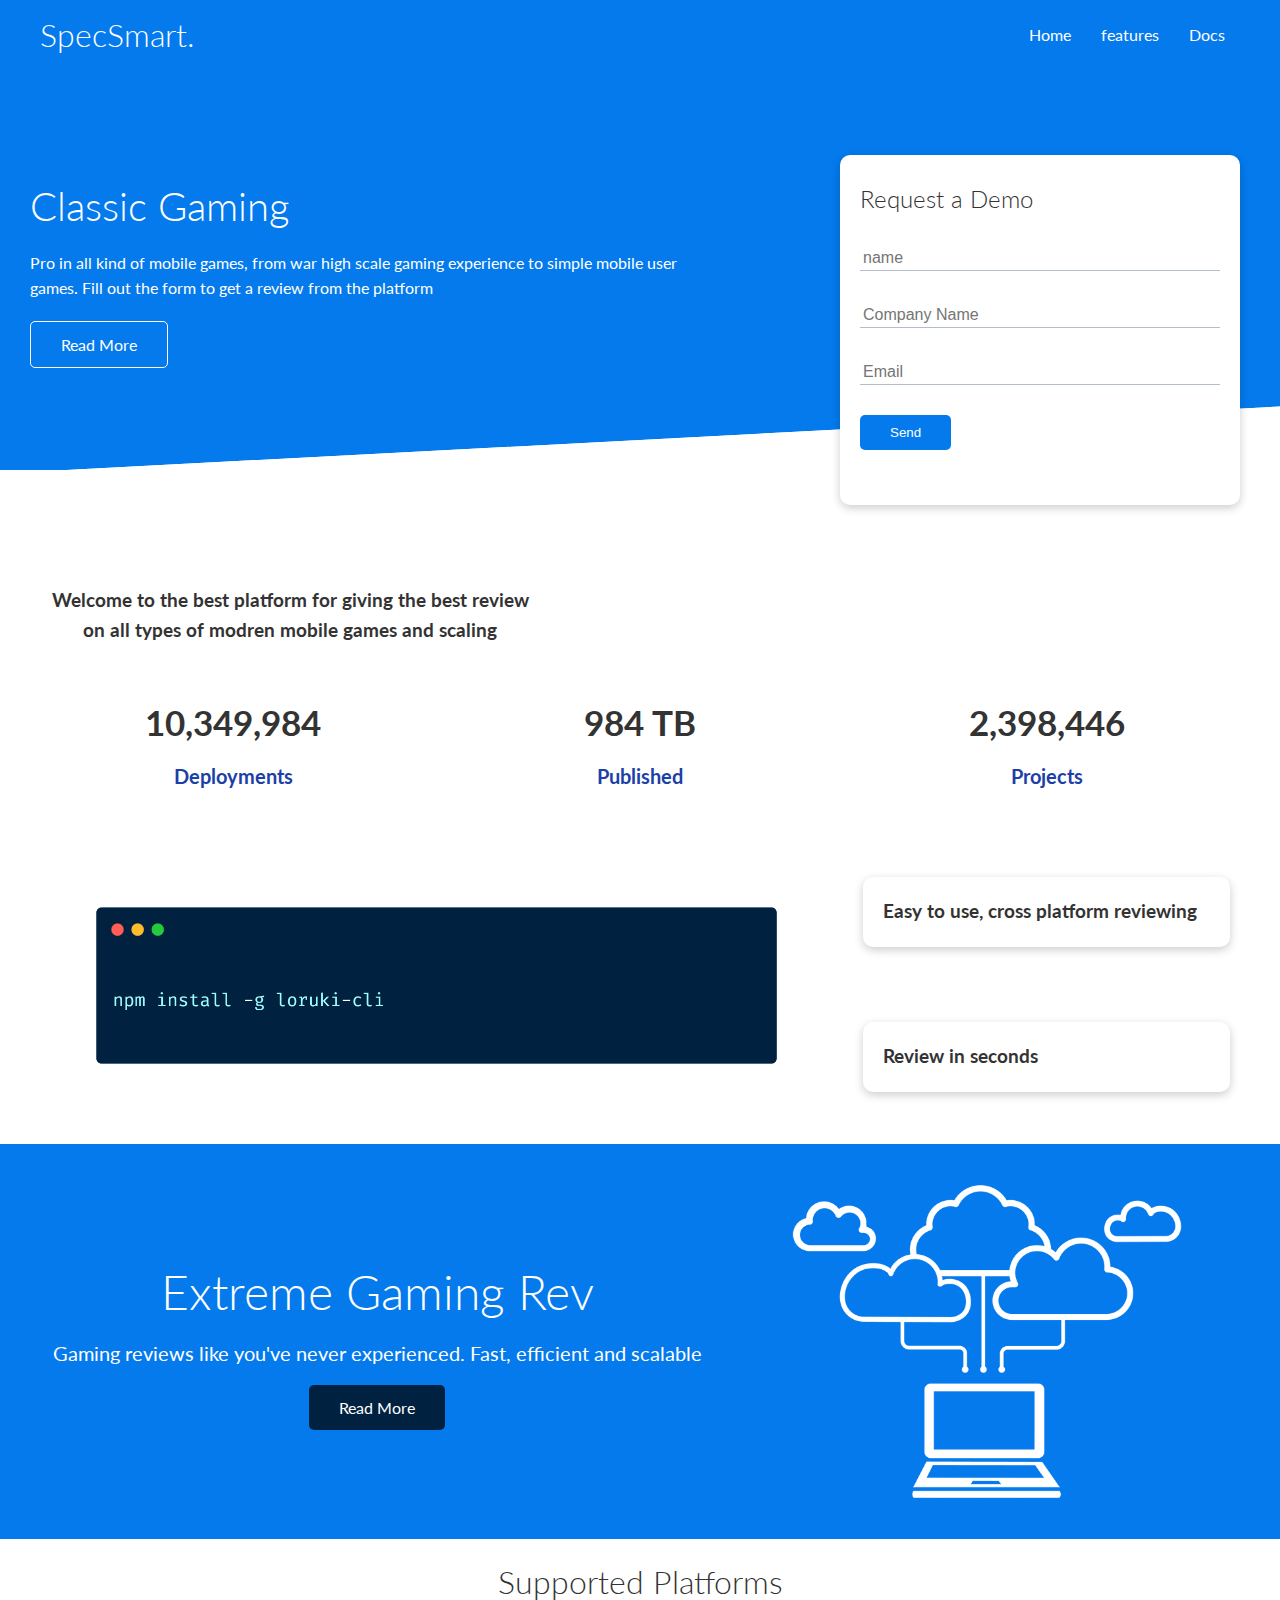
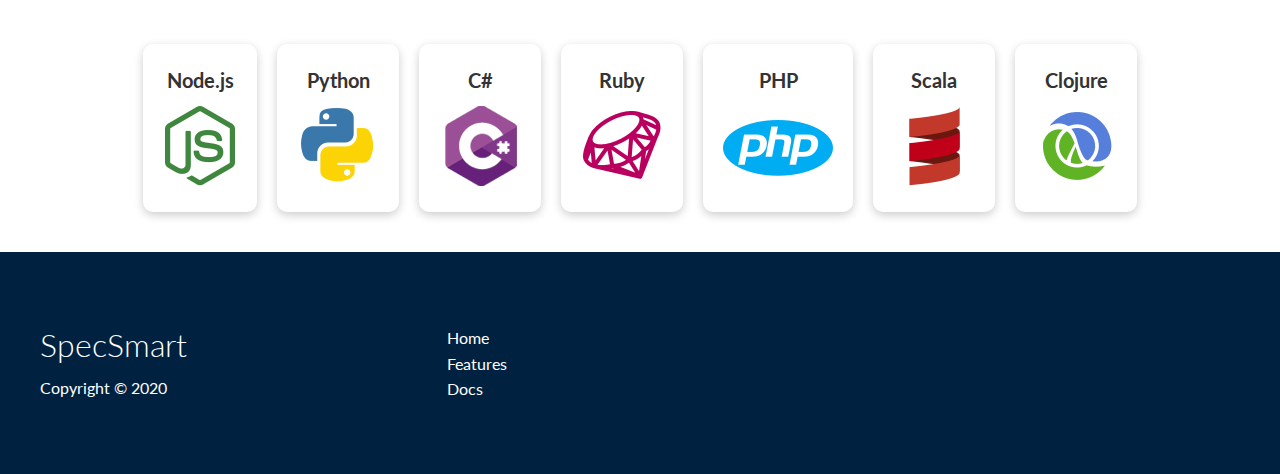
<file: index.html>
<!DOCTYPE html>
<html lang="en">
<head>
    <meta charset="UTF-8">
    <meta name="viewport" content="width=device-width, initial-scale=1.0">
    <link rel="stylesheet" href="https://cdnjs.cloudflare.com/ajax/libs/font-awesome/6.5.1/css/all.min.css"
        integrity="sha512-DTOQO9RWCH3ppGqcWaEA1BIZOC6xxalwEsw9c2QQeAIftl+Vegovlnee1c9QX4TctnWMn13TZye+giMm8e2LwA=="
        crossorigin="anonymous" referrerpolicy="no-referrer" />
    <link rel="stylesheet" href="./css/style.css">
    <link rel="stylesheet" href="./css/utilities.css">
    <title>SpecSmart</title>
</head>
<body>
    <!-- Nav Bar -->

    <div class="navbar">

        <div class="container flex">

            <h1 class="logo">SpecSmart.</h1>
            <nav>
                <ul>
                    <li><a href="index.html">Home</a></li>
                    <li><a href="features.html">features</a></li>
                    <li><a href="docs.html">Docs</a></li>
                </ul>
            </nav>
        </div>
    </div>

    <!-- Show Case -->
    <section class="showcase">
        <div class="container grid">
            <div class="showcase-text">
                <h1>Classic Gaming</h1>
                <p>Pro in all kind of mobile games, from war high scale gaming experience to simple mobile user games. Fill out the form to get a review from the platform</p>
                <a href="features.html" class="btn btn-outline">Read More</a>
            </div>

            <div class="showcase-form card">
                <h2>Request a Demo</h2>
                <form>
                    <div class="form-control">
                        <input type="text" name="name" placeholder="name" required>
                    </div>
                    <div class="form-control">
                        <input type="text" name="company" placeholder="Company Name" required>
                    </div>
                    <div class="form-control">
                        <input type="email" name="email" placeholder="Email" required>
                    </div>
                    <input type="submit" value="Send" class="btn btn-primary">
                </form>
            </div>
        </div>
    </section>

    <!-- Stats -->

    <section class="stats">
        <div class="container">
            <h3 class="stats-heading text-center my-1">
                Welcome to the best platform for giving the best review on all types of modren mobile games and scaling
            </h3>

            <div class="grid grid-3 text-center my-4">
                <div>
                    <i class="fas fa-server fa-3x"></i>
                    <h3>10,349,984</h3>
                    <p class="text-secondary">Deployments</p>
                </div>
                <div>
                    <i class="fas fa-upload fa-3x"></i>
                    <h3>984 TB</h3>
                    <p class="text-secondary">Published</p>
                </div>
                <div>
                    <i class="fas fa-project-diagram fa-3x"></i>
                    <h3>2,398,446</h3>
                    <p class="text-secondary">Projects</p>
                </div>
            </div>
        </div>
    </section>

    <!-- Cli  -->

    <section class="cli">
        <div class="container grid">
            <img src="./img/cli.png" alt="">
            <div class="card">
                <h3>Easy to use, cross platform reviewing</h3>
            </div>
            <div class="card">
                <h3>Review in seconds</h3>
            </div>
        </div>
    </section>

    <!-- Cloud -->
    <section class="cloud bg-primary my-2 py-2">
        <div class="container grid">
            <div class="text-center">
                <h2 class="lg">Extreme Gaming Rev</h2>
                <p class="lead my-1">Gaming reviews like you've never experienced. Fast, efficient and scalable</p>
                <a href="features.html" class="btn btn-dark">Read More</a>
            </div>
            <img src="./img/cloud.png" alt="">
        </div>
    </section>

    <!-- Languages -->
    <section class="languages">

        <h2 class="md text-center my-2">Supported Platforms</h2>
        <div class="container flex">
            <div class="card">
                <h4>Node.js</h4>
                <img src="./img/logos/node.png" alt="">
            </div>
            <div class="card">
                <h4>Python</h4>
                <img src="./img/logos/python.png" alt="">
            </div>
            <div class="card">
                <h4>C#</h4>
                <img src="./img/logos/csharp.png" alt="">
            </div>
            <div class="card">
                <h4>Ruby</h4>
                <img src="./img/logos/ruby.png" alt="">
            </div>
            <div class="card">
                <h4>PHP</h4>
                <img src="./img/logos/php.png" alt="">
            </div>
            <div class="card">
                <h4>Scala</h4>
                <img src="./img/logos/scala.png" alt="">
            </div>
            <div class="card">
                <h4>Clojure</h4>
                <img src="./img/logos/clojure.png" alt="">
            </div>
        </div>

    </section>

    <!-- footer -->

    <footer class="footer bg-dark py-5">

        <div class="container grid grid-3">
            <div>
                <h1>SpecSmart</h1>
                <p>Copyright &copy; 2020</p>
            </div>
            <nav>
                <ul>
                    <li><a href="index.html">Home</a></li>
                    <li><a href="features.html">Features</a></li>
                    <li><a href="docs.html">Docs</a></li>
                </ul>
            </nav>
            <div class="social">
                <a href="#"><i class="fab fa-github fa-2x"></i></a>
                <a href="#"><i class="fab fa-facebook fa-2x"></i></a>
                <a href="#"><i class="fab fa-linkedin fa-2x"></i></a>
                <a href="#"><i class="fab fa-instagram fa-2x"></i></a>
                <a href="#"><i class="fab fa-twitter fa-2x"></i></a>
            </div>
        </div>

    </footer>
</body>
</html>
</file>
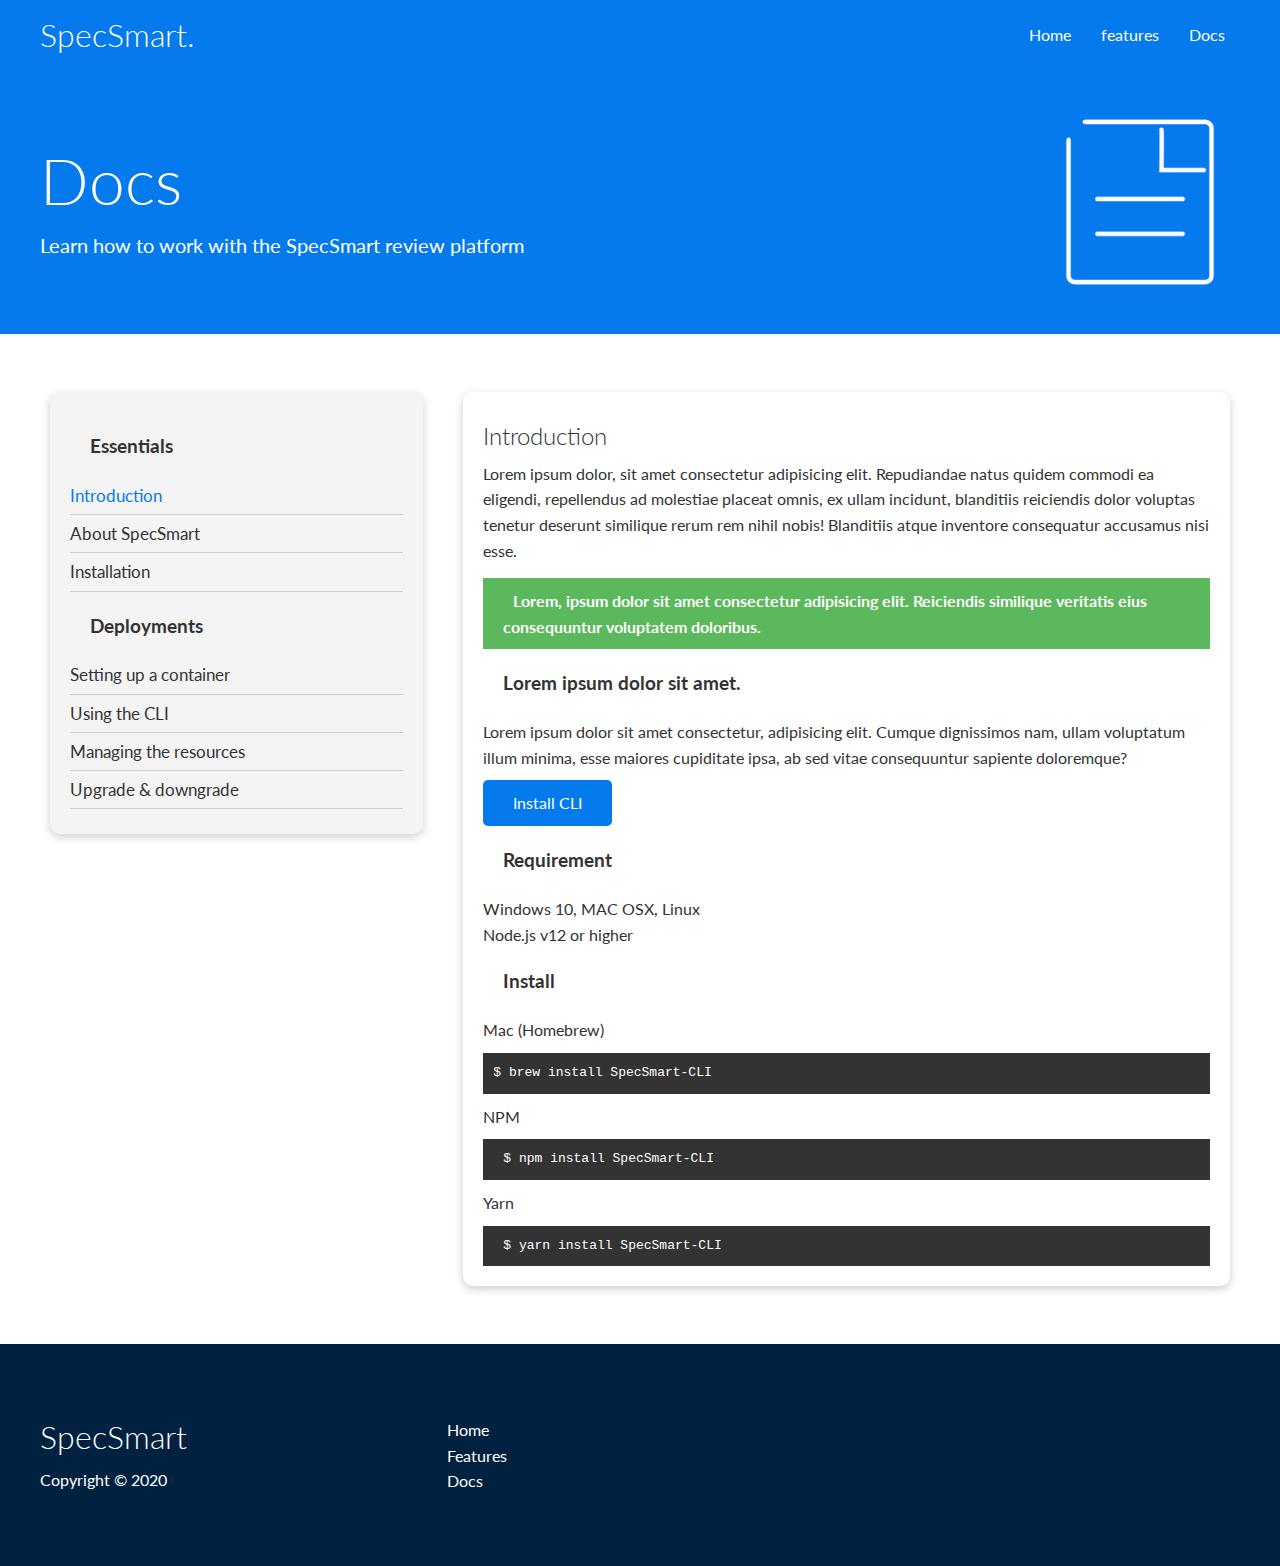
<file: docs.html>
<!DOCTYPE html>
<html lang="en">

<head>
    <meta charset="UTF-8">
    <meta name="viewport" content="width=device-width, initial-scale=1.0">
    <link rel="stylesheet" href="https://cdnjs.cloudflare.com/ajax/libs/font-awesome/6.5.1/css/all.min.css"
        integrity="sha512-DTOQO9RWCH3ppGqcWaEA1BIZOC6xxalwEsw9c2QQeAIftl+Vegovlnee1c9QX4TctnWMn13TZye+giMm8e2LwA=="
        crossorigin="anonymous" referrerpolicy="no-referrer" />
    <link rel="stylesheet" href="./css/style.css">
    <link rel="stylesheet" href="./css/utilities.css">
    <title>SpecSmart</title>
</head>

<body>
    <!-- Nav Bar -->

    <div class="navbar">

        <div class="container flex">

            <h1 class="logo">SpecSmart.</h1>
            <nav>
                <ul>
                    <li><a href="index.html">Home</a></li>
                    <li><a href="features.html">features</a></li>
                    <li><a href="docs.html">Docs</a></li>
                </ul>
            </nav>
        </div>
    </div>


    <!-- Head -->
    <section class="docs-head bg-primary py-3">
        <div class="container grid">
            <div>
                <h1 class="xl">Docs</h1>
                <p class="lead">Learn how to work with the SpecSmart review platform</p>
            </div>
            <img src="./img/docs.png" alt="">
        </div>
    </section>

    <!-- Docs Main -->

    <section class="docs-main my-4">
        <div class="container grid"> 
            <div class="card bg-light p3">
                <h3 class="my-2">Essentials</h3>
                <nav>
                    <ul>
                        <li><a class="text-primary" href="#">Introduction</a></li>
                        <li><a href="#">About SpecSmart</a></li>
                        <li><a href="#">Installation</a></li>
                    </ul>
                </nav>

                <h3 class="my-2">Deployments</h3>
                <nav>
                    <ul>
                        <li><a href="#">Setting up a container</a></li>
                        <li><a href="#">Using the CLI</a></li>
                        <li><a href="#">Managing the resources</a></li>
                        <li><a href="#">Upgrade & downgrade</a></li>
                    </ul>
                </nav>

            </div>

            <div class="card">
                <h2>Introduction</h2>
                <p>Lorem ipsum dolor, sit amet consectetur adipisicing elit. Repudiandae natus quidem commodi ea eligendi, repellendus ad molestiae placeat omnis, ex ullam incidunt, blanditiis reiciendis dolor voluptas tenetur deserunt similique rerum rem nihil nobis! Blanditiis atque inventore consequatur accusamus nisi esse.</p>
                <div class="alert alert-success">
                    <i class="fas fa-info"></i>Lorem, ipsum dolor sit amet consectetur adipisicing elit. Reiciendis similique veritatis eius consequuntur voluptatem doloribus.
                </div>

                <h3>Lorem ipsum dolor sit amet.</h3>
                <p>Lorem ipsum dolor sit amet consectetur, adipisicing elit. Cumque dignissimos nam, ullam voluptatum illum minima, esse maiores cupiditate ipsa, ab sed vitae consequuntur sapiente doloremque?</p>
                <a href="#" class="btn btn-primary">Install CLI</a>

                <h3>Requirement</h3>
                <ul>
                    <li>Windows 10, MAC OSX, Linux</li>
                    <li>Node.js v12 or higher</li>
                </ul>

                <h3>Install</h3>
                <p>Mac (Homebrew)</p>
                <pre>$ brew install SpecSmart-CLI</pre>
                <p>NPM</p>
                <pre><code>$ npm install SpecSmart-CLI</code></pre>
                <p>Yarn</p>
                <pre><code>$ yarn install SpecSmart-CLI</code></pre>
            </div>
        </div>
    </section>

    <!-- Footer -->
    <footer class="footer bg-dark py-5">

        <div class="container grid grid-3">
            <div>
                <h1>SpecSmart</h1>
                <p>Copyright &copy; 2020</p>
            </div>
            <nav>
                <ul>
                    <li><a href="index.html">Home</a></li>
                    <li><a href="features.html">Features</a></li>
                    <li><a href="docs.html">Docs</a></li>
                </ul>
            </nav>
            <div class="social">
                <a href="#"><i class="fab fa-github fa-2x"></i></a>
                <a href="#"><i class="fab fa-facebook fa-2x"></i></a>
                <a href="#"><i class="fab fa-linkedin fa-2x"></i></a>
                <a href="#"><i class="fab fa-instagram fa-2x"></i></a>
                <a href="#"><i class="fab fa-twitter fa-2x"></i></a>
            </div>
        </div>

    </footer>
</body>

</html>
</file>
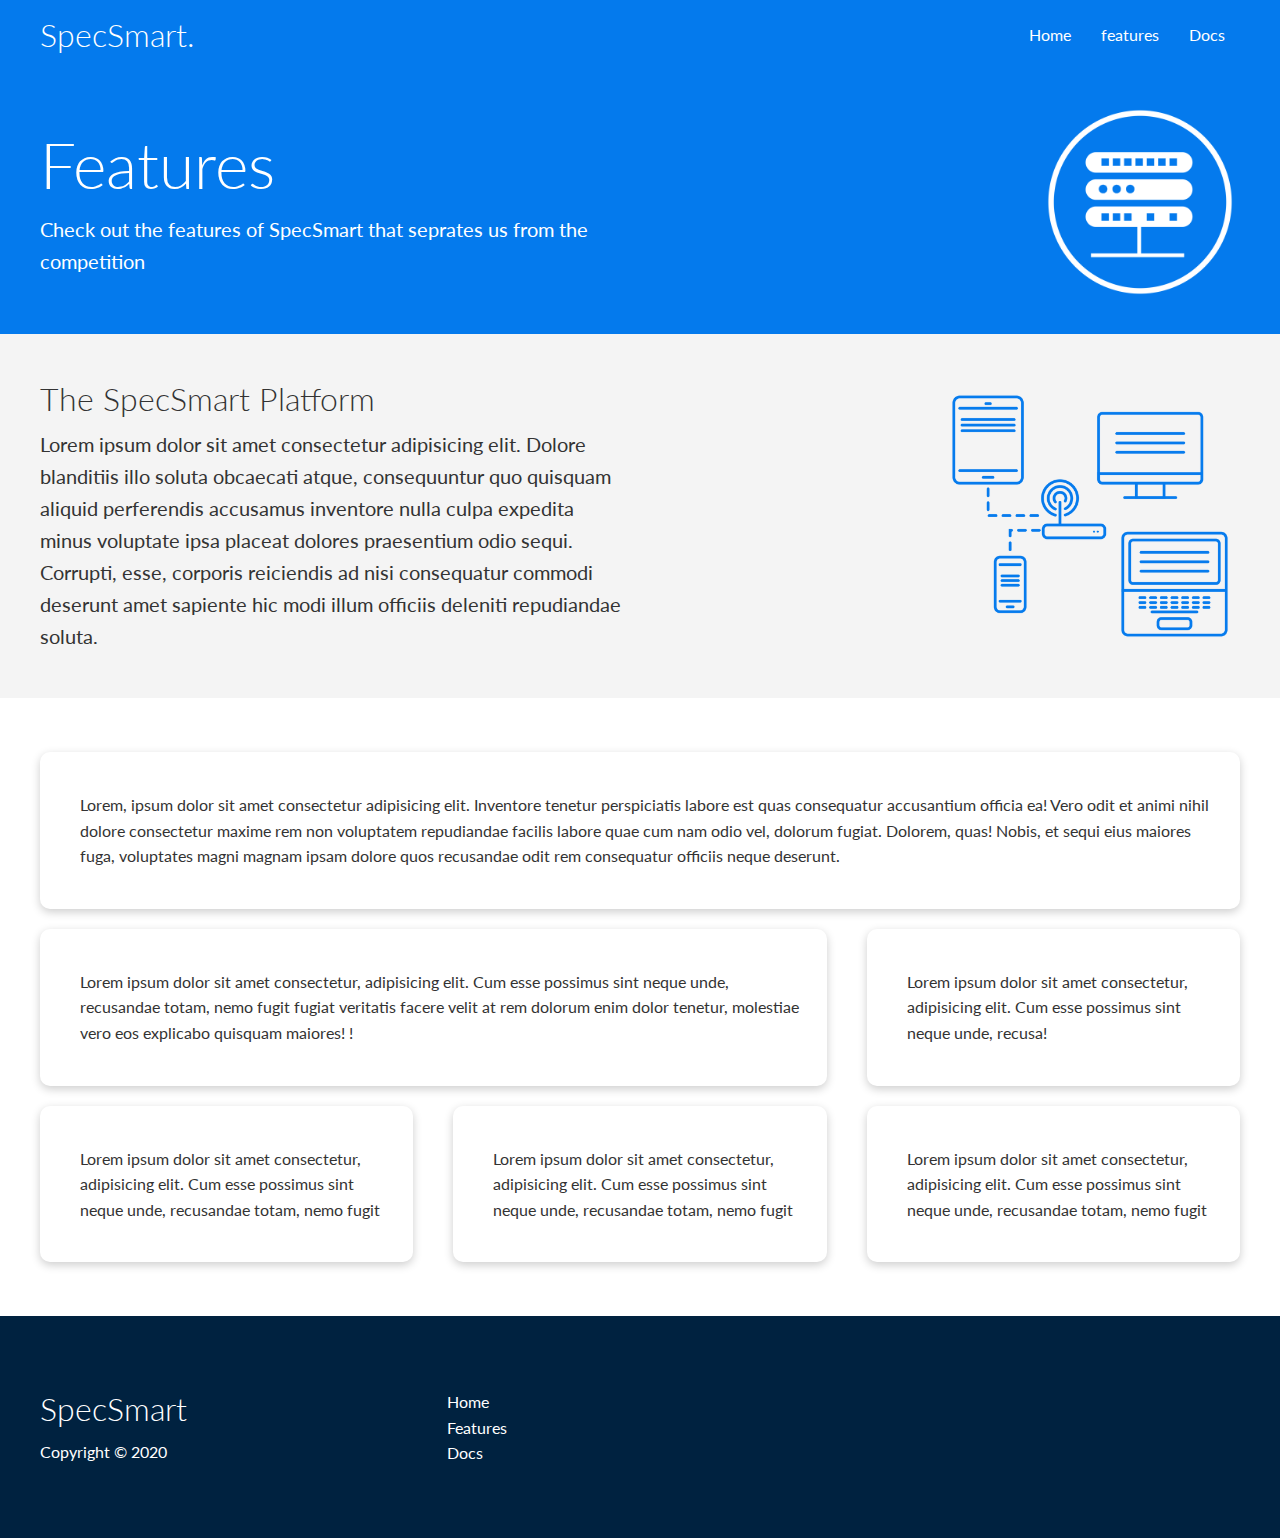
<file: features.html>
<!DOCTYPE html>
<html lang="en">

<head>
    <meta charset="UTF-8">
    <meta name="viewport" content="width=device-width, initial-scale=1.0">
    <link rel="stylesheet" href="https://cdnjs.cloudflare.com/ajax/libs/font-awesome/6.5.1/css/all.min.css"
        integrity="sha512-DTOQO9RWCH3ppGqcWaEA1BIZOC6xxalwEsw9c2QQeAIftl+Vegovlnee1c9QX4TctnWMn13TZye+giMm8e2LwA=="
        crossorigin="anonymous" referrerpolicy="no-referrer" />
    <link rel="stylesheet" href="./css/style.css">
    <link rel="stylesheet" href="./css/utilities.css">
    <title>SpecSmart</title>
</head>

<body>
    <!-- Nav Bar -->

    <div class="navbar">

        <div class="container flex">

            <h1 class="logo">SpecSmart.</h1>
            <nav>
                <ul>
                    <li><a href="index.html">Home</a></li>
                    <li><a href="features.html">features</a></li>
                    <li><a href="docs.html">Docs</a></li>
                </ul>
            </nav>
        </div>
    </div>


    <!-- Head -->
    <section class="features-head bg-primary py-3">
        <div class="container grid">
            <div>
                <h1 class="xl">Features</h1>
                <p class="lead">Check out the features of SpecSmart that seprates us from the competition</p>
            </div>
            <img src="./img/server.png" alt="">
        </div>
    </section>

    <!-- Sub-Head -->

    <section class="features-sub-head bg-light py-3">
        <div class="container grid">
            <div>
                <h1 class="md">The SpecSmart Platform</h1>
                <p class="lead">Lorem ipsum dolor sit amet consectetur adipisicing elit. Dolore blanditiis illo soluta obcaecati atque, consequuntur quo quisquam aliquid perferendis accusamus inventore nulla culpa expedita minus voluptate ipsa placeat dolores praesentium odio sequi. Corrupti, esse, corporis reiciendis ad nisi consequatur commodi deserunt amet sapiente hic modi illum officiis deleniti repudiandae soluta.</p>
            </div>
            <img src="./img/server2.png" alt="">
        </div>
    </section>

    <!-- Main Features -->
    <section class="features-main my-2">
        <div class="container grid grid-3">
            <div class="card flex">
                <i class="fas fa-server fa-3x"></i>
                <p>Lorem, ipsum dolor sit amet consectetur adipisicing elit. Inventore tenetur perspiciatis labore est quas consequatur accusantium officia ea! Vero odit et animi nihil dolore consectetur maxime rem non voluptatem repudiandae facilis labore quae cum nam odio vel, dolorum fugiat. Dolorem, quas! Nobis, et sequi eius maiores fuga, voluptates magni magnam ipsam dolore quos recusandae odit rem consequatur officiis neque deserunt.</p>
            </div>
            <div class="card flex">
                <i class="fas fa-network-wired fa-3x"></i>
                <p>Lorem ipsum dolor sit amet consectetur, adipisicing elit. Cum esse possimus sint neque unde, recusandae totam, nemo fugit fugiat veritatis facere velit at rem dolorum enim dolor tenetur, molestiae vero eos explicabo quisquam maiores! !</p>
            </div>
            <div class="card flex">
                <i class="fas fa-laptop-code fa-3x"></i>
                <p>Lorem ipsum dolor sit amet consectetur, adipisicing elit. Cum esse possimus sint neque unde, recusa!</p>
            </div>
            <div class="card flex">
                <i class="fas fa-database fa-3x"></i>
                <p>Lorem ipsum dolor sit amet consectetur, adipisicing elit. Cum esse possimus sint neque unde, recusandae totam, nemo fugit  </p>
            </div>
            <div class="card flex">
                <i class="fas fa-power-off fa-3x"></i>
                <p>Lorem ipsum dolor sit amet consectetur, adipisicing elit. Cum esse possimus sint neque unde, recusandae totam, nemo fugit  </p>
            </div>
            <div class="card flex">
                <i class="fas fa-upload fa-3x"></i>
                <p>Lorem ipsum dolor sit amet consectetur, adipisicing elit. Cum esse possimus sint neque unde, recusandae totam, nemo fugit  </p>
            </div>
        </div>
    </section>

    <!-- footer -->

    <footer class="footer bg-dark py-5">

        <div class="container grid grid-3">
            <div>
                <h1>SpecSmart</h1>
                <p>Copyright &copy; 2020</p>
            </div>
            <nav>
                <ul>
                    <li><a href="index.html">Home</a></li>
                    <li><a href="features.html">Features</a></li>
                    <li><a href="docs.html">Docs</a></li>
                </ul>
            </nav>
            <div class="social">
                <a href="#"><i class="fab fa-github fa-2x"></i></a>
                <a href="#"><i class="fab fa-facebook fa-2x"></i></a>
                <a href="#"><i class="fab fa-linkedin fa-2x"></i></a>
                <a href="#"><i class="fab fa-instagram fa-2x"></i></a>
                <a href="#"><i class="fab fa-twitter fa-2x"></i></a>
            </div>
        </div>

    </footer>
</body>

</html>
</file>
<file: css/style.css>
@import url('https://fonts.googleapis.com/css2?family=Lato:wght@300&display=swap');


:root{
    --primary-color: #047aed;
    --secondary-color: #1c3fa8;
    --dark-color: #002240;
    --light-color: #f4f4f4;
    --success-color: #5cb85c;
    --error-color: #d9534f;
}

*{
    box-sizing: border-box;
    padding: 0;
    margin: 0;
}

body{
    font-family: 'lato', sans-serif;
    color: #333;
    line-height: 1.6;
}

ul{
    list-style-type: none;
}

a{
    text-decoration: none;
    color: #333;
}

h1,
h2{
    font-weight: 300;
    line-height: 1.2;
    margin: 10px 0;
}

p{
    margin: 10px 0;
}

img{
    width: 100%;
}

code, pre{
    background: #333;
    color: #fff;
    padding: 10px;
}

/* Styling the Nav-bar */

.navbar{
    background-color: var(--primary-color);
    color: #fff;
    height: 70px;
}

.navbar ul{
    display: flex;
}

.navbar a{
    color: #fff;
    padding: 10px;
    margin: 0 5px;
}

.navbar a:hover{
    border-bottom: 2px #fff solid;
}

.navbar .flex{
    justify-content: space-between;
}

/* Showcase */

.showcase{
    height: 400px;
    background-color: var(--primary-color);
    color: #fff;
    position: relative;
}

.showcase h1{
    font-size: 40px;
}

.showcase p{
    margin: 20px 0;
}

.showcase .grid{
    grid-template-columns: 55% 45%;
    grid: 30px;
    /* For the overflow from the grid */
    overflow: visible;
}

.showcase-text {
    animation: slideInFromLeft 1s ease-in;
}

.showcase-form{
    position: relative;
    top: 60px;
    height: 350px;
    width: 400px;
    padding: 40px;
    z-index: 100;
    justify-self: flex-end;
    animation: slideInFromRight 1s ease-in;
}

.showcase-form .form-control{
    margin: 30px 0;
}

.showcase-form input[type='text'],
.showcase-form input[type='email']{
    border: 0;
    border-bottom: 1px solid #b4becb;
    width: 100%;
    padding: 3px;
    font-size: 16px;
}

.showcase-form input:focus{
    outline: none;
}

.showcase::before,
.showcase::after{
    content: '';
    position: absolute;
    height: 100px;
    bottom: -70px;
    right: 0;
    left: 0;
    background: white;
    /* Skewing for all browsers */
    transform: skewY(-3deg);
    -webkit-transform: skewY(-3deg);
    -moz-transform: skewY(-3deg);
    -ms-transform: skewY(-3deg);
}

/* Stats */

.stats{
    padding-top: 100px;
    animation: slideInFromBottom 1s ease-in;
}

.stats-heading{
    max-width: 500px;
    margin: auto;
}

.stats .grid h3{
    font-size: 35px;
}

.stats .grid p{
    font-size: 20px;
    font-weight: bold;
}

/* Cli */

.cli .grid{
    grid-template-columns: repeat(3, 1fr);
    grid-template-rows: repeat(2, 1fr);
}

.cli .grid > *:first-child{
    grid-column: 1 / span 2;
    grid-row: 1 / span 2;
}

/* Cloud */

.cloud .grid{
    grid-template-columns: 4fr 3fr;
}

/* Languages */

.languages .flex{
    flex-wrap: wrap;
}

.languages .card{
    text-align: center;
    margin: 18px 10px 40px;
    transition: transform 0.2s ease-in;
}

.languages .card h4{
    font-size: 20px;
    margin-bottom: 10px;
}

.languages .card:hover{
    transform: translateY(-15px);
}

/* Features */
/* 
.features{
    width: 100%;
} */

.features-head img,
.docs-head img{
    width: 200px;
    justify-self: flex-end;
}

.features-sub-head img{
    width: 300px;
    justify-self: flex-end;
}

.features-main .card > i{
    margin-right: 20px;
}

.features-main .grid{
    padding: 30px;
}

.features-main .grid{
    grid-template-columns: repeat(3, 1fr);
    grid-template-rows: repeat(3, 1fr);
}

.features-main .grid>*:first-child {
    grid-column: 1 / span 3;
    grid-row: 1 / span 3;
}

.features-main .grid>*:nth-child(2) {
    grid-column: 1 / span 2;
}

/* Docs */

.docs-main h3{
    margin: 20px;
}

.docs-main .grid{
    grid-template-columns: 1fr 2fr;
    align-items: flex-start;
}

.docs-main nav li{
    font-size: 17px;
    padding-bottom: 5px;
    margin-bottom: 5px;
    border-bottom: 1px #ccc solid;
}

.docs-main a:hover{
    font-weight: bold;
}


/* Footer */

.footer .social a{
    margin: 0 10px;
}

/* Animations */

@keyframes slideInFromLeft{
    0%{
        transform: translateX(-100%);
    }

    100%{
        transform: translateX(0);
    }
}

@keyframes slideInFromRight{
    0%{
        transform: translateX(100%);
    }

    100%{
        transform: translateX(0);
    }
}

@keyframes slideInFromTop{
    0%{
        transform: translateY(-100%);
    }

    100%{
        transform: translateX(0);
    }
}

@keyframes slideInFromBottom{
    0%{
        transform: translateY(100%);
    }

    100%{
        transform: translateX(0);
    }
}



/* Media for Tablets */

@media (max-width: 768px){
    .grid,
    .showcase .grid,
    .stats .grid,
    .cli .grid,
    .cloud .grid,
    .footer .grid,
    .features-main .grid,
    .features-head .grid,
    .features-sub-head .grid,
    .docs-main .grid,
    .docs-head .grid{
        grid-template-columns: 1fr;
        grid-template-rows: 1fr;
    }

    .showcase{
        height: auto;
    }

    .showcase-text{
        text-align: center;
        margin-top: 40px;
        animation: slideInFromTop 1s ease-in;
    }

    .showcase-form{
        justify-self: center;
        margin: auto;
        animation: slideInFromBottom 1s ease-in;
    }

    .cli .grid>*:first-child {
        grid-column: 1;
        grid-row: 1;
    }

    .features-head,
    .features-sub-head,
    .docs-head{
        text-align: center;
    }

    .features-head img,
    .features-sub-head img,
    .docs-head img{
        justify-self: center;
    }

    .features-main .grid >*:first-child,
    .features-main .grid >*:nth-child(2){
        grid-column: 1;
    }

}




/* Media for Mobile */

@media (max-width: 500px){
    .navbar{
        height: 110px;
    }

    .navbar .flex{
        flex-direction: column;
    }

    .navbar ul{
        padding: 10px;
        background-color: rgba(0, 0, 0, 0.1);
    }
}
</file>
<file: css/utilities.css>
/* Utilities (Classes used through out the project */

.container {
    max-width: 1400px;
    margin: 0 auto;
    overflow: auto;
    padding: 0 40px;
}

.card {
    background-color: #fff;
    color: #333;
    border-radius: 10px;
    box-shadow: 0 3px 10px rgba(0, 0, 0, 0.2);
    padding: 20px;
    margin: 10px;
}

.btn {
    display: inline-block;
    padding: 10px 30px;
    cursor: pointer;
    background: var(--primary-color);
    color: #fff;
    border: none;
    border-radius: 5px;
}

.btn-outline {
    background-color: transparent;
    border: 1px white solid;
}

.btn:hover {
    transform: scale(0.98);
}

/* Backgrounds and Coloured Buttons */
.bg-primary,
.btn-primary {
    background-color: var(--primary-color);
    color: #fff;
}

.bg-secondary,
.btn-secondary {
    background-color: var(--secondary-color);
    color: #fff;
}

.bg-dark,
.btn-dark {
    background-color: var(--dark-color);
    color: #fff;
}

.bg-light,
.btn-light {
    background-color: var(--light-color);
    color: #333;
}

.bg-primary a,a
.btn-primary a,
.bg-secondary a,
.btn-secondary a,
.bg-dark a,
.btn-dark a{
    color: #fff;
}

/* Text colors */
.text-primary {
    color: var(--primary-color);
}

.text-secondary {
    color: var(--secondary-color);
}

.text-dark {
    color: var(--dark-color);
}

.text-light {
    color: var(--light-color);
}

/* Text Sizes */

.lead{
    font-size: 20px;
}

.sm{
    font-size: 1rem;
}

.md{
    font-size: 2rem;
}

.lg{
    font-size: 3rem;
}

.xl{
    font-size: 4rem;
}

.text-center{
    text-align: center;
}

/* Alert */

.alert{
    background-color: var(--light-color);
    padding: 10px 20px;
    font-weight: bold;
    margin: 15px 0;
}

.alert i{
    margin-right: 10px;
}

.alert-success{
    background-color: var(--success-color);
    color: #fff;
}

.alert-error{
    background-color: var(--error-color);
    color: #fff;
}

.flex {
    display: flex;
    justify-content: center;
    align-items: center;
    height: 100%;
}

.grid {
    display: grid;
    grid-template-columns: repeat(2, 1fr);
    gap: 20px;
    justify-content: center;
    align-items: center;
    height: 100%;
}

.grid-3 {
    grid-template-columns: repeat(3, 1fr);
}

/* Margin */

.my-1{
    margin: 1rem 0;
}

.my-2{
    margin: 1.5rem 0;
}

.my-3{
    margin: 2rem 0;
}

.my-4{
    margin: 3rem 0;
}

.my-5{
    margin: 4rem 0;
}

/* Margin all around */
.m-1{
    margin: 1rem;
}

.m-2{
    margin: 1.5rem;
}

.m-3{
    margin: 2rem;
}

.m-4{
    margin: 3rem;
}

.m-5{
    margin: 4rem;
}

/* Padding */

.py-1{
    padding: 1rem 0;
}

.py-2{
    padding: 1.5rem 0;
}

.py-3{
    padding: 2rem 0;
}

.py-4{
    padding: 3rem 0;
}

.py-5{
    padding: 4rem 0;
}

/* Padding all around */
.p-1{
    padding: 1rem;
}

.p-2{
    padding: 1.5rem;
}

.p-3{
    padding: 2rem;
}

.p-4{
    padding: 3rem;
}

.p-5{
    padding: 4rem;
}
</file>
